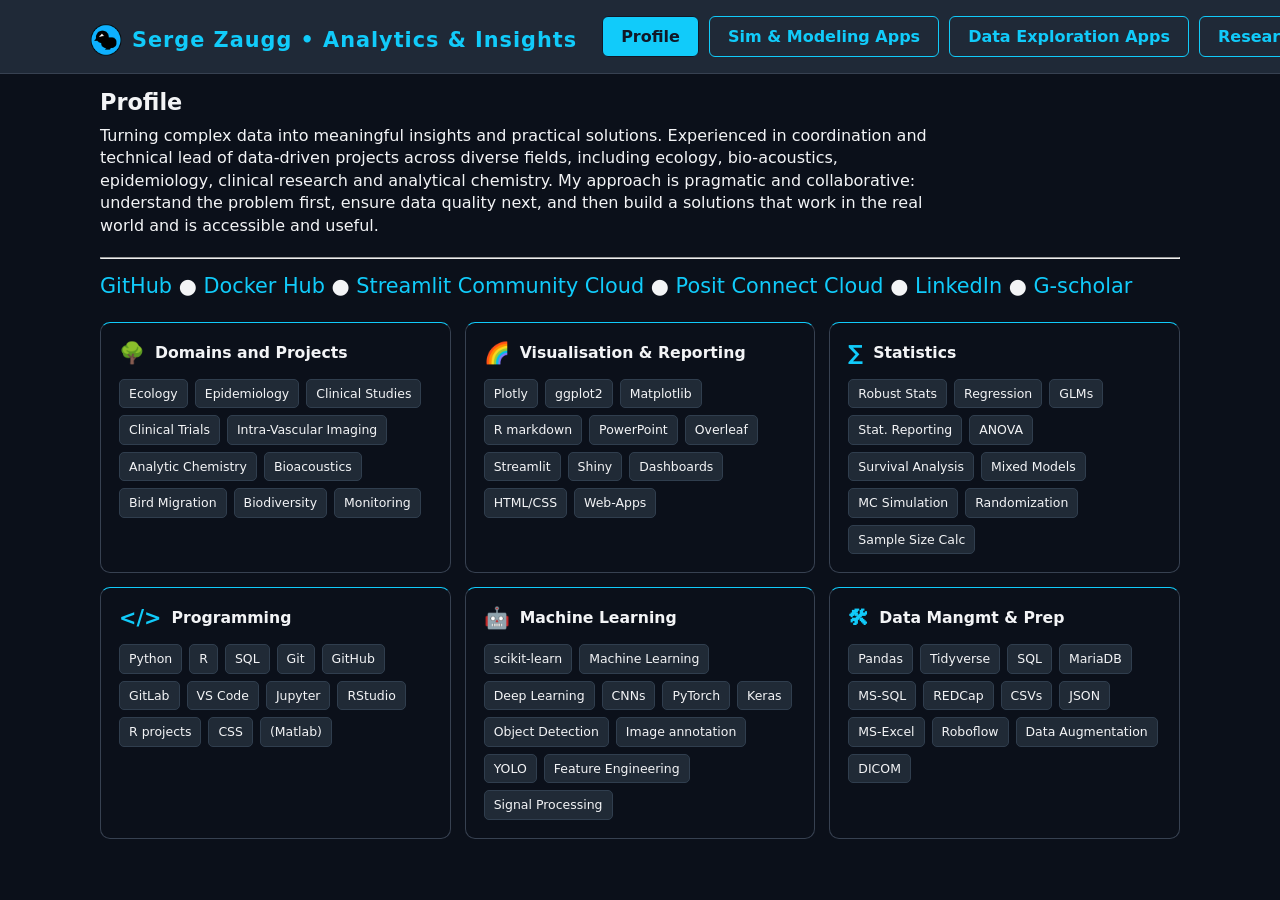
<file: index.html>
<!DOCTYPE html>
<html lang="en">
<head>
    <meta charset="UTF-8">
    <meta name="viewport" content="width=device-width, initial-scale=1.0">
    <title>Portfolio</title>
    <link rel="icon" type="image/png" href="../pics/z_logo_blue_mini.png">
    <meta http-equiv="refresh" content="0; url=pages/about.html">
    <link rel="stylesheet" href="css/styles_main.css">
</head>
<body>
</body>
</html>
</file>
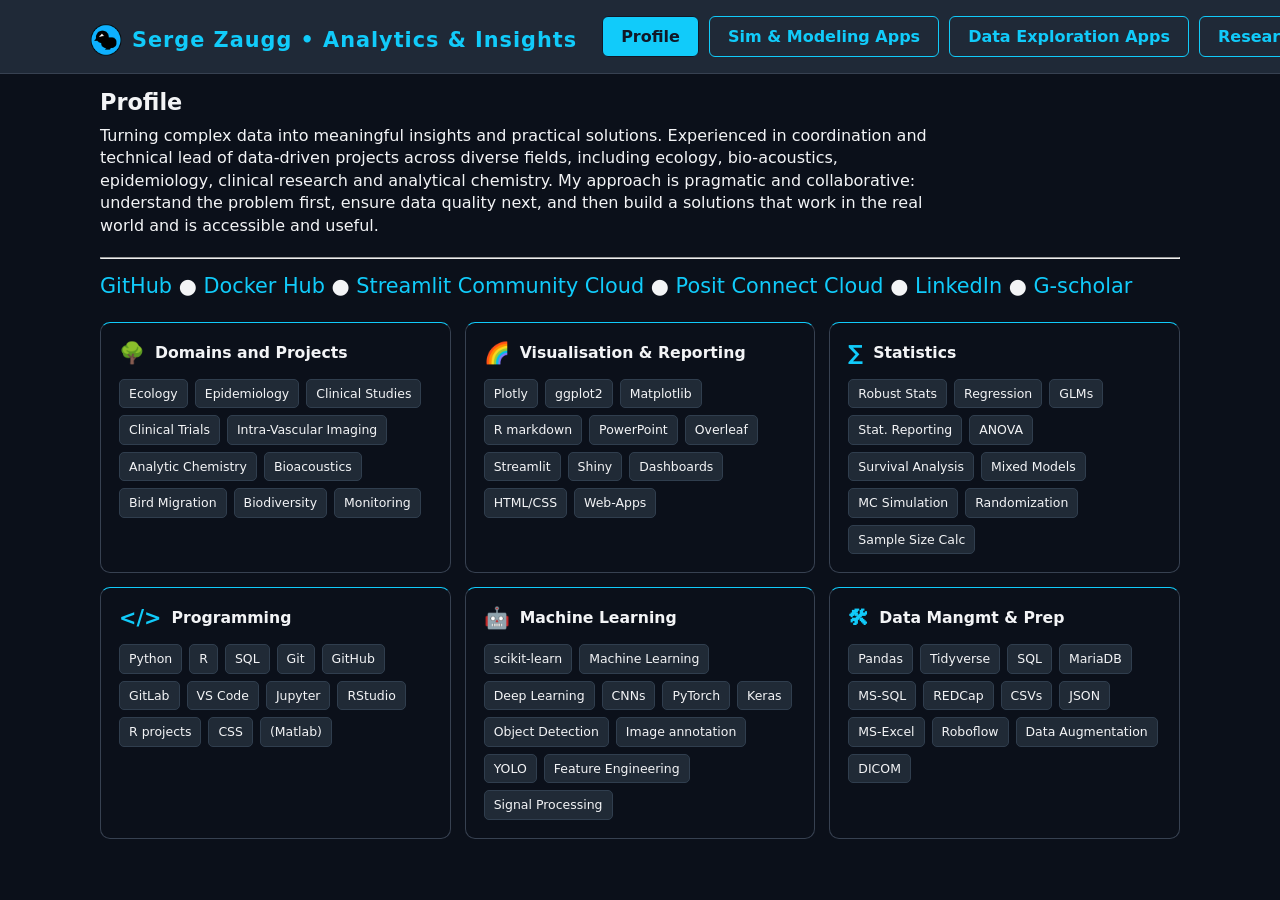
<file: pages/about.html>
<!DOCTYPE html>
<html lang="en">

<head>
    <meta charset="UTF-8">
    <meta name="viewport" content="width=device-width, initial-scale=1.0">
    <title>Portfolio</title>
    <link rel="icon" type="image/png" href="../pics/z_logo_blue_mini.png">
    <link rel="stylesheet" href="../css/styles_main.css">
    <link rel="stylesheet" href="../css/skills_panels.css">
</head>

<body>
    <header>
        <nav aria-label="Main navigation">
            <div class="nav-title">
                <img src="../pics/z_logo_blue_mini.png" alt="Logo">
                Serge Zaugg • Analytics & Insights
            </div>
            <a href="about.html" class="active" aria-current="page">Profile</a>
            <a href="stats.html">Sim & Modeling Apps</a>
            <a href="epi.html">Data Exploration Apps</a>
            <a href="more.html">Research</a>
        </nav>
    </header>

    <main>
        <h3>Profile</h3>

        <div class="top-text">
            <p>
                Turning complex data into meaningful insights and practical solutions.
                Experienced in coordination and technical lead of data-driven projects across diverse fields, including
                ecology, bio-acoustics, epidemiology, clinical research and analytical chemistry. 
                My approach is pragmatic and collaborative: understand the problem first, ensure data quality next,  
                and then build a solutions that work in the real world and is accessible and useful.
            </p>
        </div>

        <hr>

        <div class="about-list-el">
            <a href="https://github.com/sergezaugg" target="_blank" rel="noopener noreferrer">
                GitHub
            </a>

            <span class="separator"> ● </span>

            <a href="https://hub.docker.com/u/sergezaugg" target="_blank" rel="noopener noreferrer">
                Docker Hub
            </a>

            <span class="separator"> ● </span>

            <a href="https://share.streamlit.io/user/sergezaugg" target="_blank" rel="noopener noreferrer">
                Streamlit Community Cloud
            </a>

            <span class="separator"> ● </span>

            <a href="https://connect.posit.cloud/serge-zaugg" target="_blank" rel="noopener noreferrer">
                Posit Connect Cloud
            </a>

            <span class="separator"> ● </span>

            <a href="https://www.linkedin.com/in/dkifh34rtn345eb5fhrthdbgf45/" target="_blank"
                rel="noopener noreferrer">
                LinkedIn
            </a>

            <span class="separator"> ● </span>

            <a href="https://scholar.google.com/citations?user=knRLdEUAAAAJ&hl" target="_blank"
                rel="noopener noreferrer">
                G-scholar
            </a>

        </div>

        <br>
        <!-- new  -->

        <div class="skills-grid">

            
            <div class="skill-card dataengineering">
                <div class="skill-title">
                    <span class="skill-icon">🌳</span>
                    <h3>Domains and Projects</h3>
                </div>
                <div class="skill-tags">
                    <span>Ecology</span>
                    <span>Epidemiology</span>
                    <span>Clinical Studies</span>
                    <span>Clinical Trials</span>
                    <span>Intra-Vascular Imaging</span>
                    <span>Analytic Chemistry</span>
                    <span>Bioacoustics</span>
                    <span>Bird Migration</span>
                    <span>Biodiversity</span>
                    <span>Monitoring</span>
                </div>
            </div>

            
            <div class="skill-card visualisation">
                <div class="skill-title">
                    <span class="skill-icon">🌈</span>
                    <h3>Visualisation & Reporting</h3>
                </div>
                <div class="skill-tags">
                    <span>Plotly</span>
                    <span>ggplot2</span>
                    <span>Matplotlib</span>
                    <span>R markdown</span>
                    <span>PowerPoint</span>
                    <span>Overleaf</span>
                    <span>Streamlit</span>
                    <span>Shiny</span>
                    <span>Dashboards</span>
                    <span>HTML/CSS</span>
                    <span>Web-Apps</span>
                </div>
            </div>


            
            <div class="skill-card statistics">
                <div class="skill-title">
                    <span class="skill-icon">∑</span>
                    <h3>Statistics</h3>
                </div>
                <div class="skill-tags">
                    <span>Robust Stats</span>
                    <span>Regression</span>
                    <span>GLMs</span>
                    <span>Stat. Reporting</span>
                    <span>ANOVA</span>
                    <span>Survival Analysis</span>
                    <span>Mixed Models</span>
                    <span>MC Simulation</span>
                    <span>Randomization</span>
                    <span>Sample Size Calc</span>

                </div>
            </div>


            <div class="skill-card programming">
                <div class="skill-title">
                    <span class="skill-icon">&lt;/&gt;</span>
                    <h3>Programming</h3>
                </div>
                <div class="skill-tags">
                    <span>Python</span>
                    <span>R</span>
                    <span>SQL</span>
                    <span>Git</span>
                    <span>GitHub</span>
                    <span>GitLab</span>
                    <span>VS Code</span>
                    <span>Jupyter</span>
                    <span>RStudio</span>
                    <span>R projects</span>
                    <span>CSS</span>
                    <span>(Matlab)</span>
                </div>
            </div>

            <div class="skill-card statistics">
                <div class="skill-title">
                    <span class="skill-icon">🤖</span>
                    <h3>Machine Learning</h3>
                </div>
                <div class="skill-tags">
                    <span>scikit-learn</span>
                    <span>Machine Learning</span>
                    <span>Deep Learning</span>
                    <span>CNNs</span>
                    <span>PyTorch</span>
                    <span>Keras</span>
                    <span>Object Detection</span>
                    <span>Image annotation</span>
                    <span>YOLO</span>
                    <span>Feature Engineering</span>
                    <span>Signal Processing</span>
                </div>
            </div>

            <div class="skill-card datascience">
                <div class="skill-title">
                    <span class="skill-icon">🛠</span>
                    <h3>Data Mangmt & Prep</h3>
                </div>
                <div class="skill-tags">
                    <span>Pandas</span>
                    <span>Tidyverse</span>
                    <span>SQL</span>
                    <span>MariaDB</span>
                    <span>MS-SQL</span>
                    <span>REDCap</span>
                    <span>CSVs</span>
                    <span>JSON</span>
                    <span>MS-Excel</span>
                    <span>Roboflow</span>
                    <span>Data Augmentation</span>
                    <span>DICOM</span>

                </div>
            </div>

        </div>
    </main>

</body>
</html>
</file>
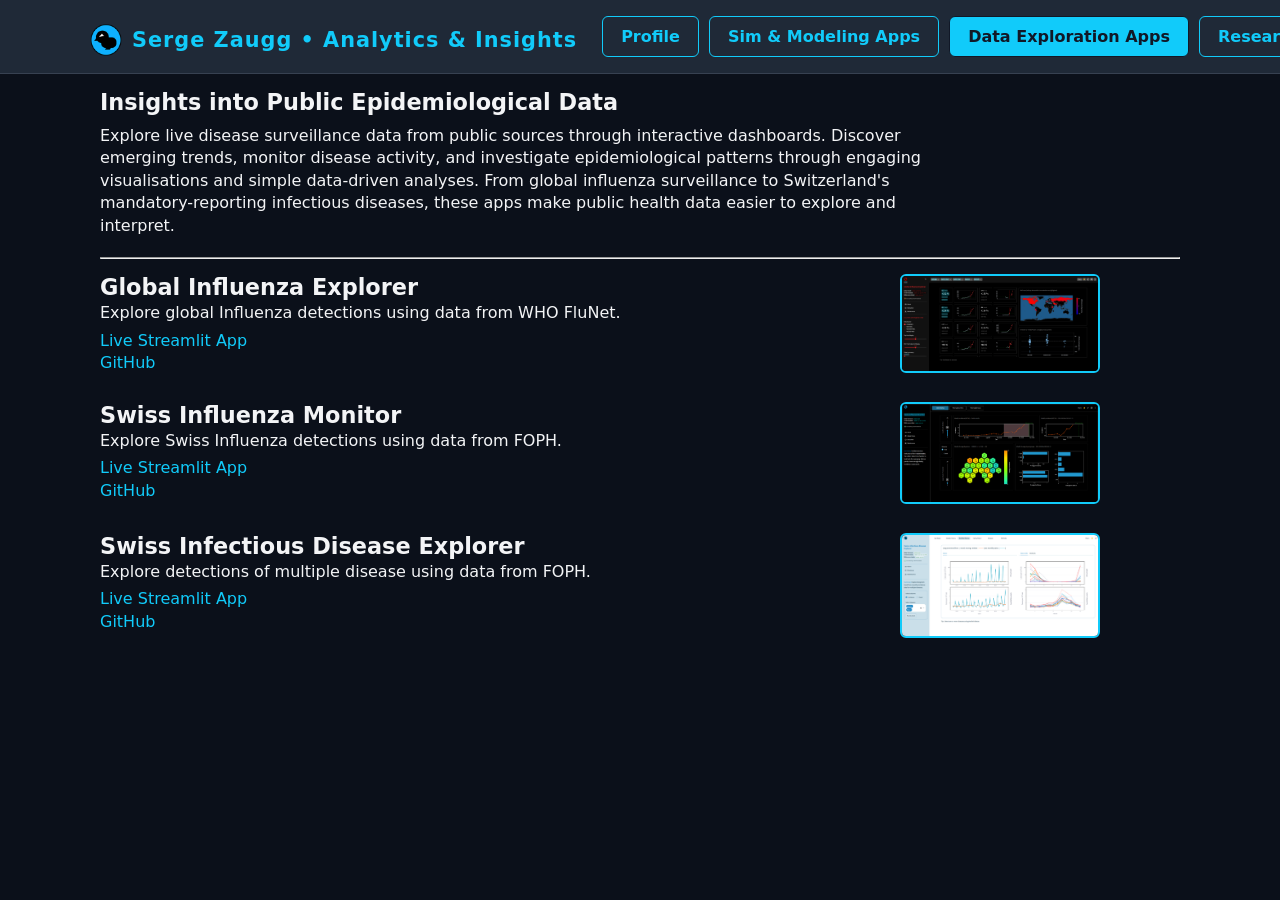
<file: pages/epi.html>
<!DOCTYPE html>
<html lang="en">

<head>
    <meta charset="UTF-8">
    <meta name="viewport" content="width=device-width, initial-scale=1.0">
    <title>Portfolio</title>
    <link rel="icon" type="image/png" href="../pics/z_logo_blue_mini.png">
    <link rel="stylesheet" href="../css/styles_main.css">

    <!-- JavaScript dependencies -->
    <script src="../js/components.js" defer></script>
    <script src="../pages/epi.js" defer></script>

</head>

<body>
    <header>
        <nav aria-label="Main navigation">
            <div class="nav-title">
                <img src="../pics/z_logo_blue_mini.png" alt="Logo">
                Serge Zaugg • Analytics & Insights
            </div>
            <a href="about.html">Profile</a>
            <a href="stats.html">Sim & Modeling Apps</a>
            <a href="epi.html" class="active" aria-current="page">Data Exploration Apps</a>
            <a href="more.html">Research</a>

        </nav>
    </header>

    <main>
        <h3>Insights into Public Epidemiological Data</h3>

        <div class="top-text">
            <p> Explore live disease surveillance data from public sources through interactive dashboards. 
                Discover emerging trends, monitor disease activity, and investigate
                epidemiological patterns through engaging visualisations and simple data-driven analyses.
                From global influenza surveillance to Switzerland's mandatory-reporting infectious diseases, 
                these apps make public health data easier to explore and interpret.
            </p>
        </div>
       
        <hr>

        <!-- Container for dynamically generated project entries -->
        <ul id="projects-container" class="project-list"></ul>

    </main>
</body>

</html>
</file>
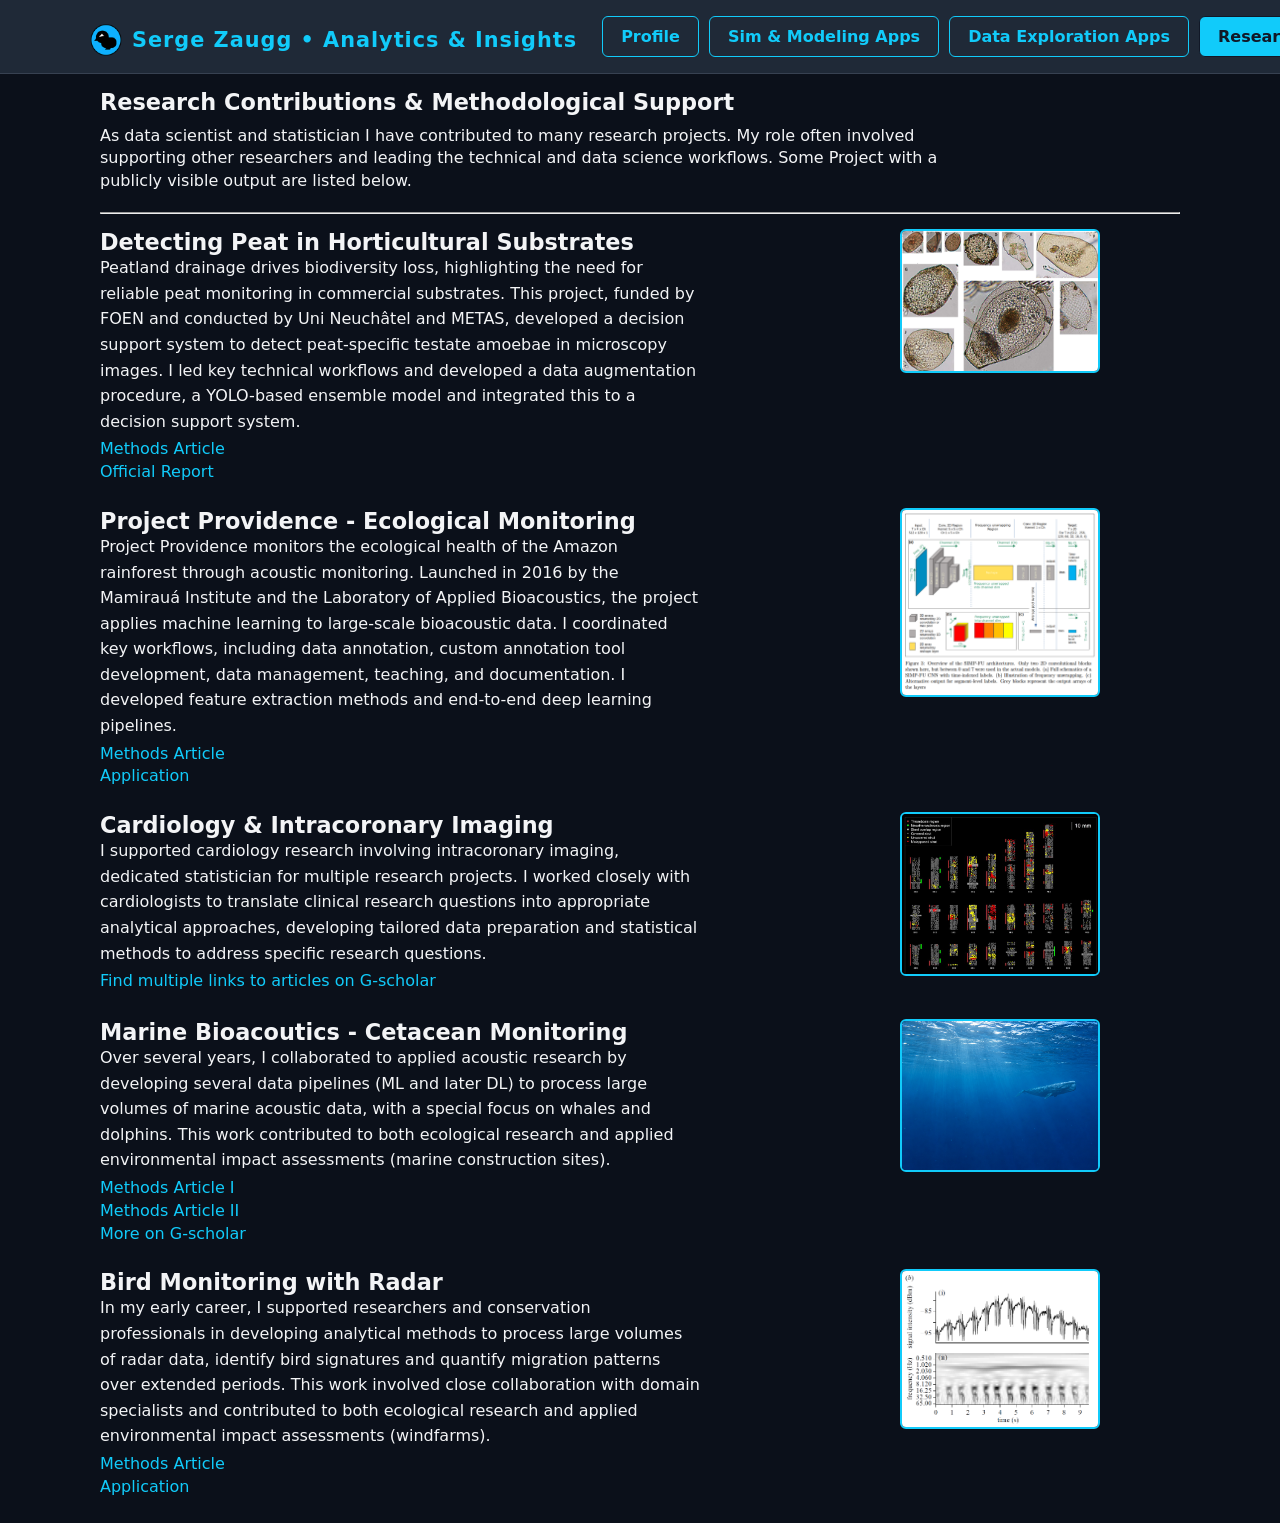
<file: pages/more.html>
<!DOCTYPE html>
<html lang="en">

<head>
    <meta charset="UTF-8">
    <meta name="viewport" content="width=device-width, initial-scale=1.0">
    <title>Portfolio</title>
    <link rel="icon" type="image/png" href="../pics/z_logo_blue_mini.png">
    <link rel="stylesheet" href="../css/styles_main.css">

    <!-- JavaScript dependencies -->
    <script src="../js/components.js" defer></script>
    <script src="../pages/more.js" defer></script>

</head>

<body>
    <header>
        <nav aria-label="Main navigation">
            <div class="nav-title">
                <img src="../pics/z_logo_blue_mini.png" alt="Logo">
                Serge Zaugg • Analytics & Insights
            </div>
            <a href="about.html">Profile</a>
            <a href="stats.html">Sim & Modeling Apps</a>
            <a href="epi.html">Data Exploration Apps</a>
            <a href="more.html" class="active" aria-current="page">Research</a>
        </nav>
    </header>

    <main>
        <h3>Research Contributions & Methodological Support</h3>

        <div class="top-text">
            <p>As data scientist and statistician I have contributed to many research projects. 
            My role often involved supporting other researchers and leading the technical and data science workflows. 
            Some Project with a publicly visible output are listed below.
            </p>
        </div>
        
        <hr>

        <!-- Container for dynamically generated project entries -->
        <ul id="projects-container" class="project-list"></ul>
        

    </main>
</body>

</html>
</file>
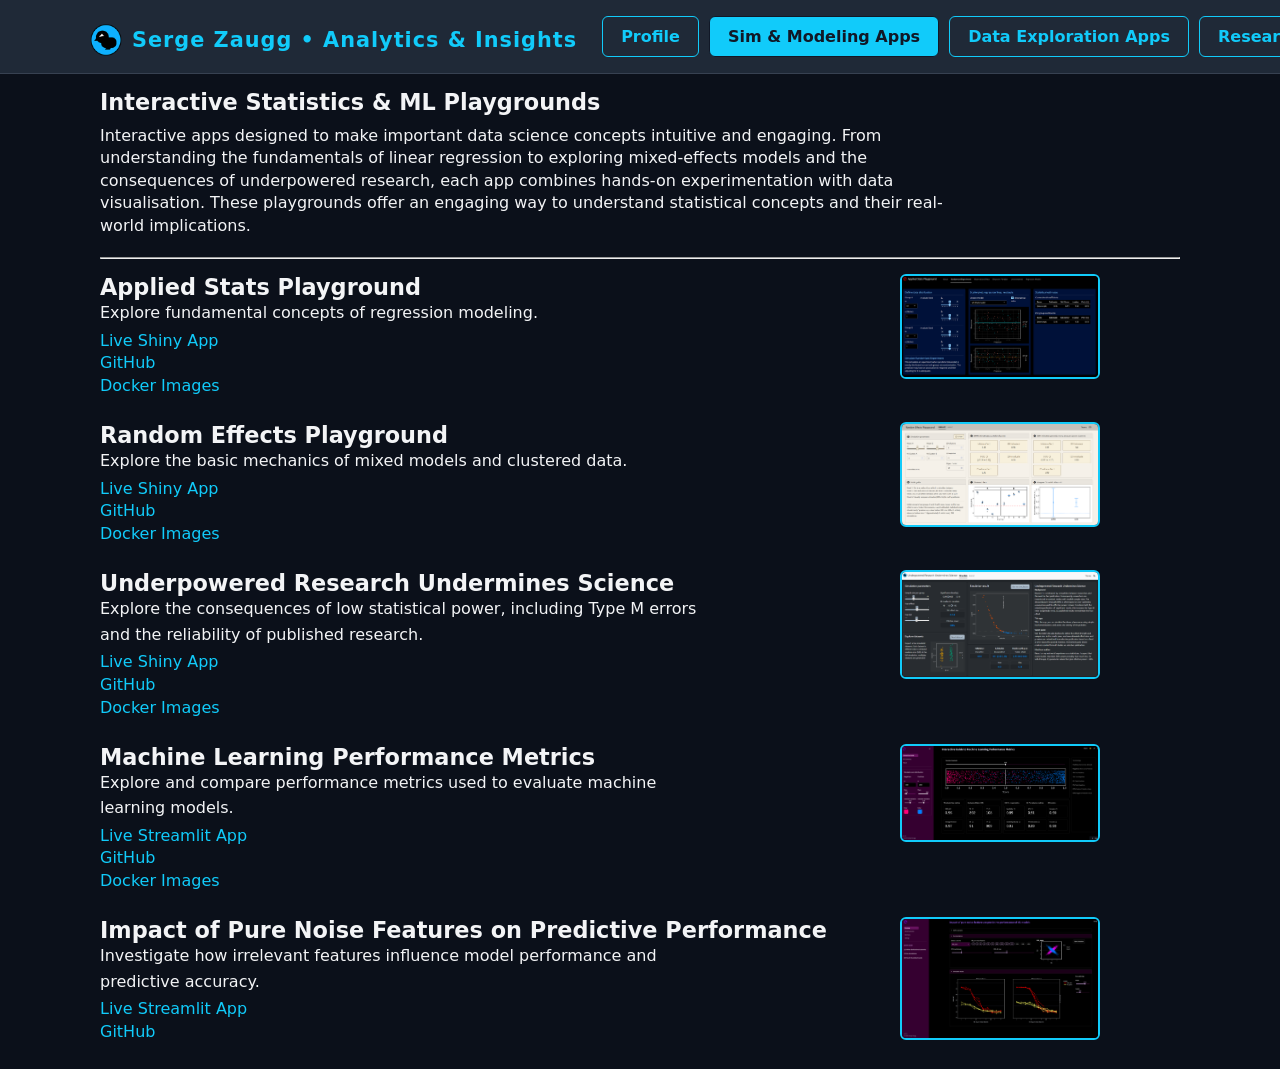
<file: pages/stats.html>
<!DOCTYPE html>
<html lang="en">

<head>
    <meta charset="UTF-8">
    <meta name="viewport" content="width=device-width, initial-scale=1.0">
    <title>Portfolio</title>
    <link rel="icon" type="image/png" href="../pics/z_logo_blue_mini.png">
    <link rel="stylesheet" href="../css/styles_main.css">

    <!-- JavaScript dependencies -->
    <script src="../js/components.js" defer></script>
    <script src="../pages/stats.js" defer></script>

</head>

<body>
    <header>
        <nav aria-label="Main navigation">
            <div class="nav-title">
                <img src="../pics/z_logo_blue_mini.png" alt="Logo">
                Serge Zaugg • Analytics & Insights
            </div>
            <a href="about.html">Profile</a>
            <a href="stats.html" class="active" aria-current="page">Sim & Modeling Apps</a>
            <a href="epi.html">Data Exploration Apps</a>
            <a href="more.html">Research</a>
        </nav>
    </header>

    <main>
        <h3>Interactive Statistics & ML Playgrounds</h3>

        <div class="top-text">
            <p>Interactive apps designed to make important data science concepts
                intuitive and engaging. From understanding the fundamentals of
                linear regression to exploring mixed-effects models and the consequences of
                underpowered research, each app combines hands-on experimentation with data visualisation. 
                These playgrounds offer an engaging way to understand statistical concepts and their real-world implications.
            </p>
        </div>

        <hr>

        <!-- Container for dynamically generated project entries -->
        <ul id="projects-container" class="project-list"></ul>

    </main>
</body>

</html>
</file>
<file: css/styles_main.css>
/* =========================================
   1. Global variables & reset
========================================= */

:root {
    color-scheme: dark;

    --bg: #0b101a;
    --surface: #1f2937;
    --surface-hover: #9c265d;

    --text: #f3f4f6;
    --darktext: #111827;
    --muted: #9ca3af;

    --accent: #11cbfa;
    --border: #374151;
    --hover-effect: #9c265d;

    --skill-tag-bg: #202a36;
    --skill-tag-border: #303e4e;
    --skill-tag-hover-bg: #263d53;
    --skill-tag-hover-border: #3986c8;
    --skill-tag-hover-text: #ffffff;
    --skill-heading-muted: #a0aab8;

}

* {
    box-sizing: border-box;
}


/* =========================================
   2. Base layout
========================================= */

body {
    margin: 0;
    min-height: 100vh;
    background: var(--bg);
    color: var(--text);
    font-family: system-ui, -apple-system, "Segoe UI", sans-serif;
}

header { 
    position: sticky;
    top: 0;
    z-index: 1000;

    min-width: 100%;
    width: max-content;
    background: var(--surface);
    border-bottom: 1px solid var(--border);
    padding: 16px 24px;
}

nav,
main {
    max-width: 1100px;
    margin: 0 auto;
}

main {
    padding: 0 10px;
}


/* =========================================
   3. Navigation
========================================= */

nav {
    display: flex;
    align-items: center;
    gap: 10px;
}

.nav-title {
    display: flex;
    align-items: center;
    gap: 10px;

    margin-right: 15px;
    padding-top: 6px;

    color: var(--accent);
    font-size: 1.3rem;
    font-weight: 700;
    letter-spacing: 1px;
}

.nav-title img {
    display: block;
    width: 32px;
    height: 32px;
    object-fit: contain;
}

nav a {
    display: inline-block;
    padding: 10px 18px;
    border: 1px solid;
    border-radius: 6px;
    text-decoration: none;
    font-weight: 600;
    white-space: nowrap;
}

nav a:hover {
    background: var(--surface-hover);
    color: var(--text);
}

nav a.active {
    background: var(--accent);
    color: var(--darktext);
}

nav div {
    white-space: nowrap;
}


/* =========================================
   4. Typography & text
========================================= */

h1 {
    margin-top: 0;
    font-size: 2rem;
}

h3 {
    margin: 15px 0 10px;
    padding: 0;
    color: var(--text);
    font-size: 1.4rem;
    font-weight: 600;
}

p {
    margin: 0;
}

.top-text {
    max-width: 850px;
    margin-bottom: 20px;
}

.top-text p {
    line-height: 1.4;
    text-align: left;
}

.about-list-el {
    max-width: 1100px;
    margin: 15px 0 5px;
    padding: 0;
    font-size: 1.3rem;
}

ol li {
    margin-bottom: 10px;
}


/* =========================================
   5. Links
========================================= */

a {
    color: var(--accent);
    text-decoration: none;
    transition: color 0.2s ease;
}

a:link,
a:visited {
    color: var(--accent);
}

a:hover {
    color: var(--hover-effect);
}

a:active {
    color: var(--text);
}


/* =========================================
   6. Project list
========================================= */

.project-list {
    width: 100%;
    margin: 0;
    padding: 0;
    list-style: none;
}

.project-item {
    display: grid;
    grid-template-columns: minmax(0, 1fr) 180px;
    align-items: start;
    gap: 20px;

    margin: 15px 0 25px;
    position: relative;
    overflow: visible;
}

/* Project information */

.project-info {
    display: flex;
    flex-direction: column;
    align-items: flex-start;
    min-width: 0;
    text-align: left;
}

.project-info h3 {
    margin: 0;
    padding: 0;
}

.project-description {
    width: 100%;
    max-width: 600px;
    margin-bottom: 5px;
    text-align: left;
}

.project-description p {
    line-height: 1.6;
}

/* Project links */

.project-links {
    display: flex;
    flex-direction: column;
    align-items: flex-start;
    gap: 2px;
}

.project-links a {
    display: block;
    margin: 0;
    padding: 0;
    line-height: 1.3;
}


/* =========================================
   7. Project image preview
========================================= */

.project-preview {
    width: 180px;
    position: relative;
    z-index: 1;

    text-align: right;
    transform: translateX(-100px);
}

.preview-img {
    width: 200px;
    height: auto;

    border: 2px solid var(--accent);
    border-radius: 6px;

    cursor: default;
    transition: transform 0.25s ease;
}

.preview-img:hover {
    position: relative;
    z-index: 999;
    transform: scale(2);
}

.project-item:has(.preview-img:hover) {
    z-index: 100;
}
</file>
<file: css/skills_panels.css>
/* =========================================
   2. Skills section
========================================= */

.skills-section {
    width: 100%;
    margin: 35px 0 60px;
}

.skills-heading {
    margin-bottom: 22px;
}

.skills-heading h2 {
    margin-bottom: 8px;
}

.skills-heading p {
    color: var(--skill-heading-muted);
    line-height: 1.6;
}


/* =========================================
   3. Skills grid
========================================= */

.skills-grid {
    display: grid;
    grid-template-columns: repeat(3, minmax(0, 1fr));
    gap: 14px;
    margin-bottom: 35px;
}


/* =========================================
   4. Skill cards
========================================= */

.skill-card {
    min-width: 0;
    padding: 18px;

    background: var(--bg);
    border: 1px solid var(--border);
    border-top: 1px solid var(--accent);
    border-radius: 10px;

    transition:
        transform 0.2s ease,
        border-color 0.2s ease,
        box-shadow 0.2s ease;
}

.skill-card:hover {
    transform: translate(-5px, -5px);
    border-color: var(--accent);
    box-shadow: 5px 5px 15px var(--hover-effect);
}


/* =========================================
   5. Card headings & icons
========================================= */

.skill-title {
    display: flex;
    align-items: center;
    gap: 10px;
    margin-bottom: 14px;
}

.skill-title h3 {
    margin: 0;
    color: var(--text);
    font-size: 0.98rem;
    line-height: 1.4;
}

.skill-icon {
    flex-shrink: 0;
    color: var(--accent);
    font-size: 1.3rem;
    font-weight: 700;
}


/* =========================================
   6. Skill tags
========================================= */

.skill-tags {
    display: flex;
    flex-wrap: wrap;
    gap: 7px;
}

.skill-tags span {
    display: inline-block;
    padding: 5px 9px;

    background: var(--skill-tag-bg);
    border: 1px solid var(--skill-tag-border);
    border-radius: 5px;

    color: var(--text);
    font-size: 0.78rem;
    line-height: 1.4;

    transition:
        background 0.2s ease,
        border-color 0.2s ease,
        color 0.2s ease;
}

.skill-tags span:hover {
    background: var(--skill-tag-hover-bg);
    border-color: var(--skill-tag-hover-border);
    color: var(--skill-tag-hover-text);
}


/* =========================================
   7. Responsive layout
========================================= */

@media (max-width: 850px) {
    .skills-grid {
        grid-template-columns: repeat(2, minmax(0, 1fr));
    }
}

@media (max-width: 550px) {
    .skills-grid {
        grid-template-columns: 1fr;
    }

    .skill-card {
        padding: 16px;
    }
}


/* =========================================
   8. Accessibility
========================================= */

@media (prefers-reduced-motion: reduce) {

    .skill-card,
    .skill-tags span {
        transition: none;
    }

    .skill-card:hover {
        transform: none;
    }
}
</file>
